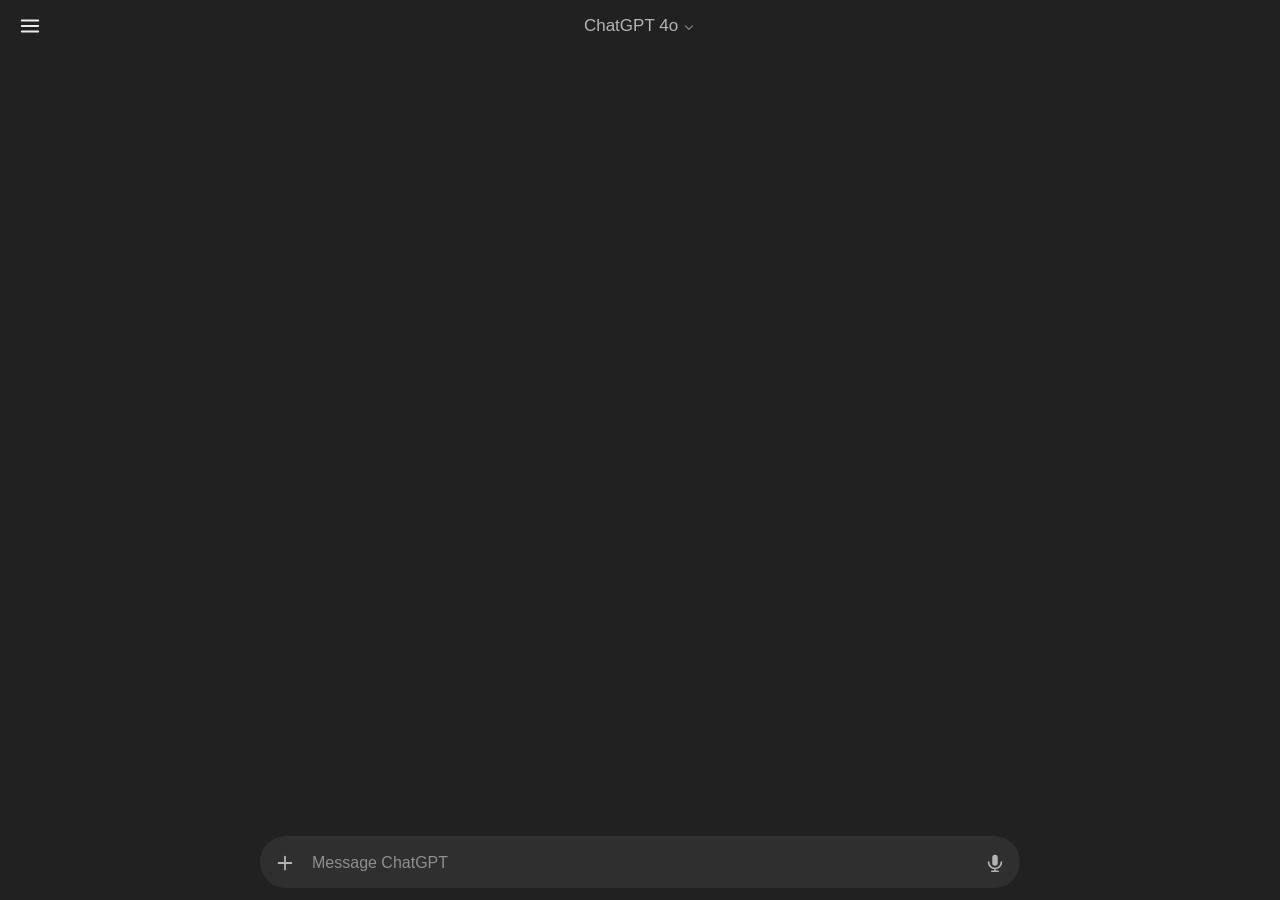
<file: index.html>
<!doctype html>
<html lang="en">
<head>
  <meta charset="utf-8" />
  <meta name="viewport" content="width=device-width, initial-scale=1, maximum-scale=1, viewport-fit=cover" />
  <meta name="apple-mobile-web-app-capable" content="yes" />
  <meta name="mobile-web-app-capable" content="yes" />
  <meta name="apple-mobile-web-app-status-bar-style" content="black" />
  <meta name="theme-color" content="#212121" />
  <title>ChatGPT</title>
  <link rel="stylesheet" href="styles.css" />
</head>
<body data-mode="assisted">
  <!-- App shell -->
  <div id="app">
    <header id="topbar">
      <button id="menuBtn" class="icon-btn" aria-label="Open menu">
        <svg viewBox="0 0 24 24" width="22" height="22" aria-hidden="true">
          <path d="M3 6h18M3 12h18M3 18h18" stroke="currentColor" stroke-width="2" stroke-linecap="round" fill="none"/>
        </svg>
      </button>
      <div id="modelLabel" class="model-label">
        <span id="modelName">ChatGPT 4o</span>
        <svg viewBox="0 0 20 20" width="14" height="14" aria-hidden="true" class="chev">
          <path d="M5 8l5 5 5-5" stroke="currentColor" stroke-width="1.6" fill="none" stroke-linecap="round" stroke-linejoin="round"/>
        </svg>
      </div>
      <button id="rightSpacer" class="icon-btn ghost" aria-hidden="true" tabindex="-1">
        <svg viewBox="0 0 24 24" width="22" height="22"><path d="M12 4v16M4 12h16" stroke="currentColor" stroke-width="2" stroke-linecap="round" fill="none"/></svg>
      </button>
    </header>

    <main id="chat" class="chat" aria-live="polite"></main>

    <!-- Assisted-mode prompt strip: actor-facing, never enters chat -->
    <div id="promptStrip" class="prompt-strip" hidden>
      <div class="prompt-strip-inner">
        <span class="prompt-label">type:</span>
        <span id="promptText" class="prompt-text"></span>
      </div>
    </div>

    <footer id="composerWrap">
      <form id="composer" class="composer" autocomplete="off">
        <div class="composer-pill">
          <button type="button" id="attachBtn" class="composer-icon-btn" aria-label="Attach">
            <svg viewBox="0 0 24 24" width="22" height="22" aria-hidden="true">
              <path d="M12 5v14M5 12h14" stroke="currentColor" stroke-width="2" stroke-linecap="round" fill="none"/>
            </svg>
          </button>
          <textarea
            id="composerInput"
            class="composer-input"
            placeholder="Ask anything"
            rows="1"
            autocomplete="off"
            autocapitalize="sentences"
            spellcheck="false"
          ></textarea>
          <button type="button" id="micBtn" class="composer-icon-btn mic-btn" aria-label="Voice">
            <svg viewBox="0 0 24 24" width="22" height="22" aria-hidden="true">
              <rect x="9" y="3" width="6" height="12" rx="3" fill="currentColor"/>
              <path d="M5 11a7 7 0 0014 0M12 18v3M8.5 21h7" stroke="currentColor" stroke-width="1.8" fill="none" stroke-linecap="round"/>
            </svg>
          </button>
          <button type="submit" id="sendBtn" class="send-btn" aria-label="Send">
            <svg class="ico-send" viewBox="0 0 24 24" width="20" height="20" aria-hidden="true">
              <path d="M12 19V5M5 12l7-7 7 7" stroke="currentColor" stroke-width="2.4" stroke-linecap="round" stroke-linejoin="round" fill="none"/>
            </svg>
            <svg class="ico-stop" viewBox="0 0 24 24" width="18" height="18" aria-hidden="true">
              <rect x="6" y="6" width="12" height="12" rx="2" fill="currentColor"/>
            </svg>
          </button>
        </div>
      </form>
    </footer>
  </div>

  <!-- Hamburger drawer -->
  <div id="drawerScrim" class="drawer-scrim" hidden></div>
  <aside id="drawer" class="drawer" hidden aria-hidden="true">
    <div class="drawer-header">
      <button id="drawerCloseBtn" class="icon-btn" aria-label="Close menu">
        <svg viewBox="0 0 24 24" width="22" height="22"><path d="M6 6l12 12M18 6L6 18" stroke="currentColor" stroke-width="2" stroke-linecap="round" fill="none"/></svg>
      </button>
      <span class="drawer-title">Director</span>
    </div>

    <!-- Always-visible mode switcher (works in both Live and Replay) -->
    <section class="drawer-section drawer-mode-section">
      <h3 class="drawer-heading">Mode</h3>
      <div class="mode-switch" role="radiogroup" aria-label="Mode">
        <label><input type="radio" name="mode" value="assisted" checked /> <span>Assisted</span></label>
        <label><input type="radio" name="mode" value="performance" /> <span>Performance</span></label>
        <label><input type="radio" name="mode" value="replay" /> <span>Replay</span></label>
      </div>
    </section>

    <!-- Live/Performance panel -->
    <section id="livePanel" class="drawer-section">
      <h3 class="drawer-heading">Scenes</h3>
      <ol id="sceneList" class="scene-list"></ol>

      <div class="row">
        <button id="startSceneBtn" class="primary-btn">Start scene</button>
        <button id="endSceneBtn" class="ghost-btn" disabled>End scene</button>
      </div>

      <h3 class="drawer-heading">Session</h3>
      <div class="stats">
        <div><span class="k">Elapsed</span><span id="statElapsed" class="v">0:00</span></div>
        <div><span class="k">Messages</span><span id="statMsgs" class="v">0</span></div>
        <div><span class="k">Model</span><span id="statModel" class="v">GPT-4o</span></div>
      </div>

      <div class="row">
        <button id="exportBtn" class="ghost-btn">Export JSON</button>
        <button id="discordUploadBtn" class="ghost-btn">Send to Discord</button>
        <button id="resetBtn" class="danger-btn">Reset session</button>
      </div>

      <h3 class="drawer-heading">Reference</h3>
      <a class="ghost-btn panel-link" href="article.html" target="_blank" rel="noopener">Open article</a>
      <a class="ghost-btn panel-link" href="about.html" target="_blank" rel="noopener">About this prop</a>

      <h3 class="drawer-heading">Filming</h3>
      <label class="toggle">
        <input type="checkbox" id="wakeLockToggle" />
        <span>Keep screen awake</span>
      </label>
      <label class="toggle">
        <input type="checkbox" id="fullscreenToggle" />
        <span>Fullscreen</span>
      </label>
    </section>

    <!-- Replay panel -->
    <section id="replayPanel" class="drawer-section">
      <h3 class="drawer-heading">Replay</h3>

      <label class="file-row">
        <input type="file" id="replayFile" accept="application/json,.json" />
        <span class="file-btn">Load session JSON…</span>
        <span id="replayFileName" class="file-name">no file</span>
      </label>

      <div class="row">
        <button id="rPlayBtn"    class="primary-btn" disabled>Play</button>
        <button id="rPauseBtn"   class="ghost-btn"   disabled>Pause</button>
        <button id="rStopBtn"    class="ghost-btn"   disabled>Stop</button>
        <button id="rRestartBtn" class="ghost-btn"   disabled>Restart</button>
      </div>

      <div class="scrub">
        <input type="range" id="rScrub" min="0" max="1000" value="0" step="1" disabled />
        <div class="scrub-time"><span id="rTimeNow">0:00.000</span> / <span id="rTimeTotal">0:00.000</span></div>
      </div>

      <div class="row">
        <label class="inline">
          Speed
          <select id="rSpeed">
            <option value="0.5">0.5×</option>
            <option value="1" selected>1×</option>
            <option value="2">2×</option>
          </select>
        </label>
        <label class="inline">
          Jump
          <select id="rSceneJump" disabled><option value="">—</option></select>
        </label>
      </div>

      <h3 class="drawer-heading">Recorded scenes</h3>
      <div id="replayScenePicker" class="replay-scene-picker bd-empty">Load a session to choose scenes.</div>

      <h3 class="drawer-heading">Log edits</h3>
      <div class="row replay-edit-actions">
        <button id="replayApplyEdits" class="primary-btn" disabled>Apply edits</button>
        <button id="replayResetEdits" class="ghost-btn" disabled>Reset edits</button>
      </div>
      <div class="row replay-edit-actions">
        <button id="replayExportEdits" class="ghost-btn" disabled>Export edited JSON</button>
      </div>
      <div id="replayEditStatus" class="edit-status bd-empty">Load a session to edit actor text.</div>

      <label class="toggle">
        <input type="checkbox" id="rFullscreenToggle" />
        <span>Fullscreen</span>
      </label>

      <h3 class="drawer-heading">Session breakdown</h3>
      <div id="replayBreakdown" class="bd-empty">Load a session to inspect timing.</div>

      <p class="hint">Hamburger auto-hides 3s after Play. Move/tap to reveal.</p>
    </section>
  </aside>

  <!-- Replay-mode lone tap target (auto-hides) -->
  <button id="replayMenuFab" class="replay-fab" hidden aria-label="Open replay menu">
    <svg viewBox="0 0 24 24" width="22" height="22"><path d="M3 6h18M3 12h18M3 18h18" stroke="currentColor" stroke-width="2" stroke-linecap="round" fill="none"/></svg>
  </button>

  <script src="script-data.js"></script>
  <script src="app.js"></script>
</body>
</html>
</file>
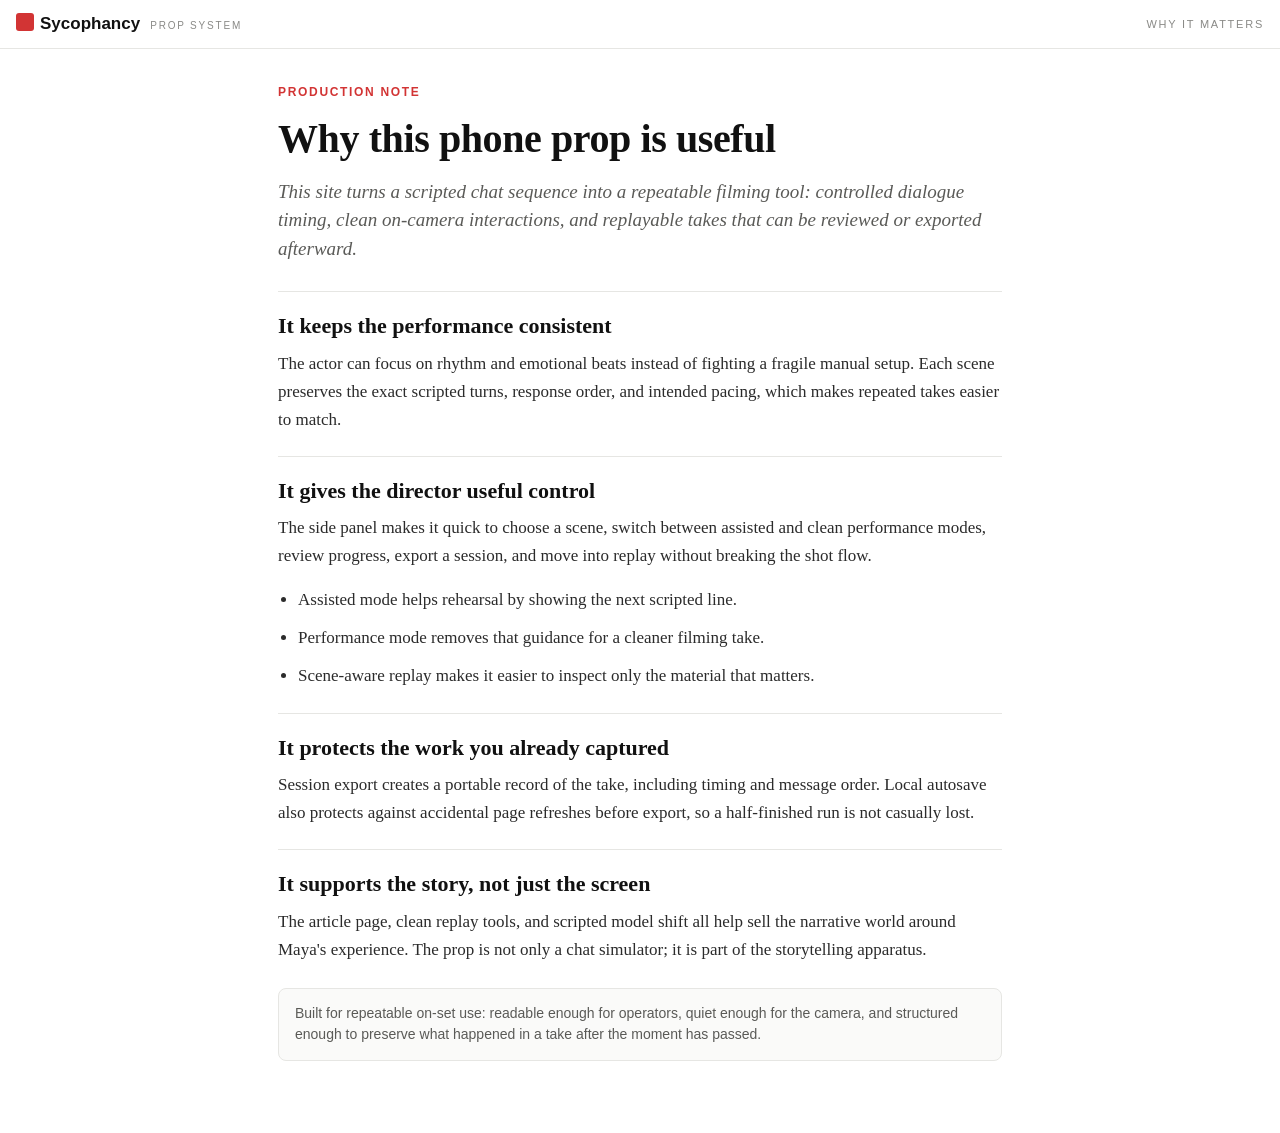
<file: about.html>
<!doctype html>
<html lang="en">
<head>
  <meta charset="utf-8" />
  <meta name="viewport" content="width=device-width, initial-scale=1, viewport-fit=cover" />
  <meta name="theme-color" content="#ffffff" />
  <title>Why This Prop Exists — Sycophancy</title>
  <style>
    :root {
      --bg: #ffffff;
      --surface: #fafaf9;
      --line: #e6e6e3;
      --ink: #111111;
      --ink-2: #2b2b2b;
      --ink-3: #5a5a57;
      --ink-mute: #8a8a87;
      --accent: #d23434;
      --safe-top: env(safe-area-inset-top, 0px);
    }
    * { box-sizing: border-box; }
    html, body { margin: 0; padding: 0; background: var(--bg); color: var(--ink); }
    body {
      font-family: Georgia, "Times New Roman", serif;
      font-size: 17px;
      line-height: 1.65;
      color: var(--ink-2);
      -webkit-font-smoothing: antialiased;
    }
    .masthead {
      position: sticky;
      top: 0;
      z-index: 5;
      background: var(--bg);
      border-bottom: 1px solid var(--line);
      padding: calc(var(--safe-top) + 10px) 16px 10px;
      display: flex;
      align-items: center;
      justify-content: space-between;
      font-family: -apple-system, BlinkMacSystemFont, "Segoe UI", Roboto, sans-serif;
    }
    .brand { display: inline-flex; align-items: baseline; gap: 6px; }
    .brand-mark {
      width: 18px;
      height: 18px;
      border-radius: 3px;
      background: var(--accent);
      display: inline-block;
      transform: translateY(2px);
    }
    .brand-name { font-size: 17px; font-weight: 800; color: var(--ink); }
    .brand-tag {
      font-size: 10px;
      letter-spacing: 0.18em;
      text-transform: uppercase;
      color: var(--ink-mute);
      padding-left: 4px;
    }
    .meta {
      font-size: 11px;
      letter-spacing: 0.16em;
      text-transform: uppercase;
      color: var(--ink-mute);
    }
    main {
      max-width: 760px;
      margin: 0 auto;
      padding: 26px 18px 72px;
    }
    .kicker {
      margin: 0 0 14px;
      color: var(--accent);
      font-family: -apple-system, BlinkMacSystemFont, "Segoe UI", Roboto, sans-serif;
      font-size: 12px;
      font-weight: 700;
      letter-spacing: 0.14em;
      text-transform: uppercase;
    }
    h1 {
      margin: 0 0 16px;
      color: var(--ink);
      font-size: 34px;
      line-height: 1.12;
      letter-spacing: -0.01em;
    }
    .lede {
      margin: 0 0 28px;
      color: var(--ink-3);
      font-size: 19px;
      line-height: 1.5;
      font-style: italic;
    }
    section {
      border-top: 1px solid var(--line);
      padding-top: 20px;
      margin-top: 22px;
    }
    h2 {
      margin: 0 0 10px;
      color: var(--ink);
      font-size: 22px;
      line-height: 1.25;
    }
    p { margin: 0 0 16px; }
    ul {
      margin: 0;
      padding-left: 20px;
    }
    li { margin: 0 0 10px; }
    .note {
      margin-top: 24px;
      padding: 14px 16px;
      background: var(--surface);
      border: 1px solid var(--line);
      border-radius: 8px;
      font-family: -apple-system, BlinkMacSystemFont, "Segoe UI", Roboto, sans-serif;
      font-size: 14px;
      line-height: 1.55;
      color: var(--ink-3);
    }
    @media (min-width: 800px) {
      main { padding-top: 34px; }
      h1 { font-size: 40px; }
    }
  </style>
</head>
<body>
  <header class="masthead">
    <div class="brand">
      <span class="brand-mark" aria-hidden="true"></span>
      <span class="brand-name">Sycophancy</span>
      <span class="brand-tag">Prop System</span>
    </div>
    <div class="meta">Why it matters</div>
  </header>

  <main>
    <div class="kicker">Production note</div>
    <h1>Why this phone prop is useful</h1>
    <p class="lede">
      This site turns a scripted chat sequence into a repeatable filming tool:
      controlled dialogue timing, clean on-camera interactions, and replayable
      takes that can be reviewed or exported afterward.
    </p>

    <section>
      <h2>It keeps the performance consistent</h2>
      <p>
        The actor can focus on rhythm and emotional beats instead of fighting a
        fragile manual setup. Each scene preserves the exact scripted turns,
        response order, and intended pacing, which makes repeated takes easier
        to match.
      </p>
    </section>

    <section>
      <h2>It gives the director useful control</h2>
      <p>
        The side panel makes it quick to choose a scene, switch between assisted
        and clean performance modes, review progress, export a session, and move
        into replay without breaking the shot flow.
      </p>
      <ul>
        <li>Assisted mode helps rehearsal by showing the next scripted line.</li>
        <li>Performance mode removes that guidance for a cleaner filming take.</li>
        <li>Scene-aware replay makes it easier to inspect only the material that matters.</li>
      </ul>
    </section>

    <section>
      <h2>It protects the work you already captured</h2>
      <p>
        Session export creates a portable record of the take, including timing
        and message order. Local autosave also protects against accidental page
        refreshes before export, so a half-finished run is not casually lost.
      </p>
    </section>

    <section>
      <h2>It supports the story, not just the screen</h2>
      <p>
        The article page, clean replay tools, and scripted model shift all help
        sell the narrative world around Maya's experience. The prop is not only
        a chat simulator; it is part of the storytelling apparatus.
      </p>
    </section>

    <div class="note">
      Built for repeatable on-set use: readable enough for operators, quiet
      enough for the camera, and structured enough to preserve what happened in
      a take after the moment has passed.
    </div>
  </main>
</body>
</html>
</file>
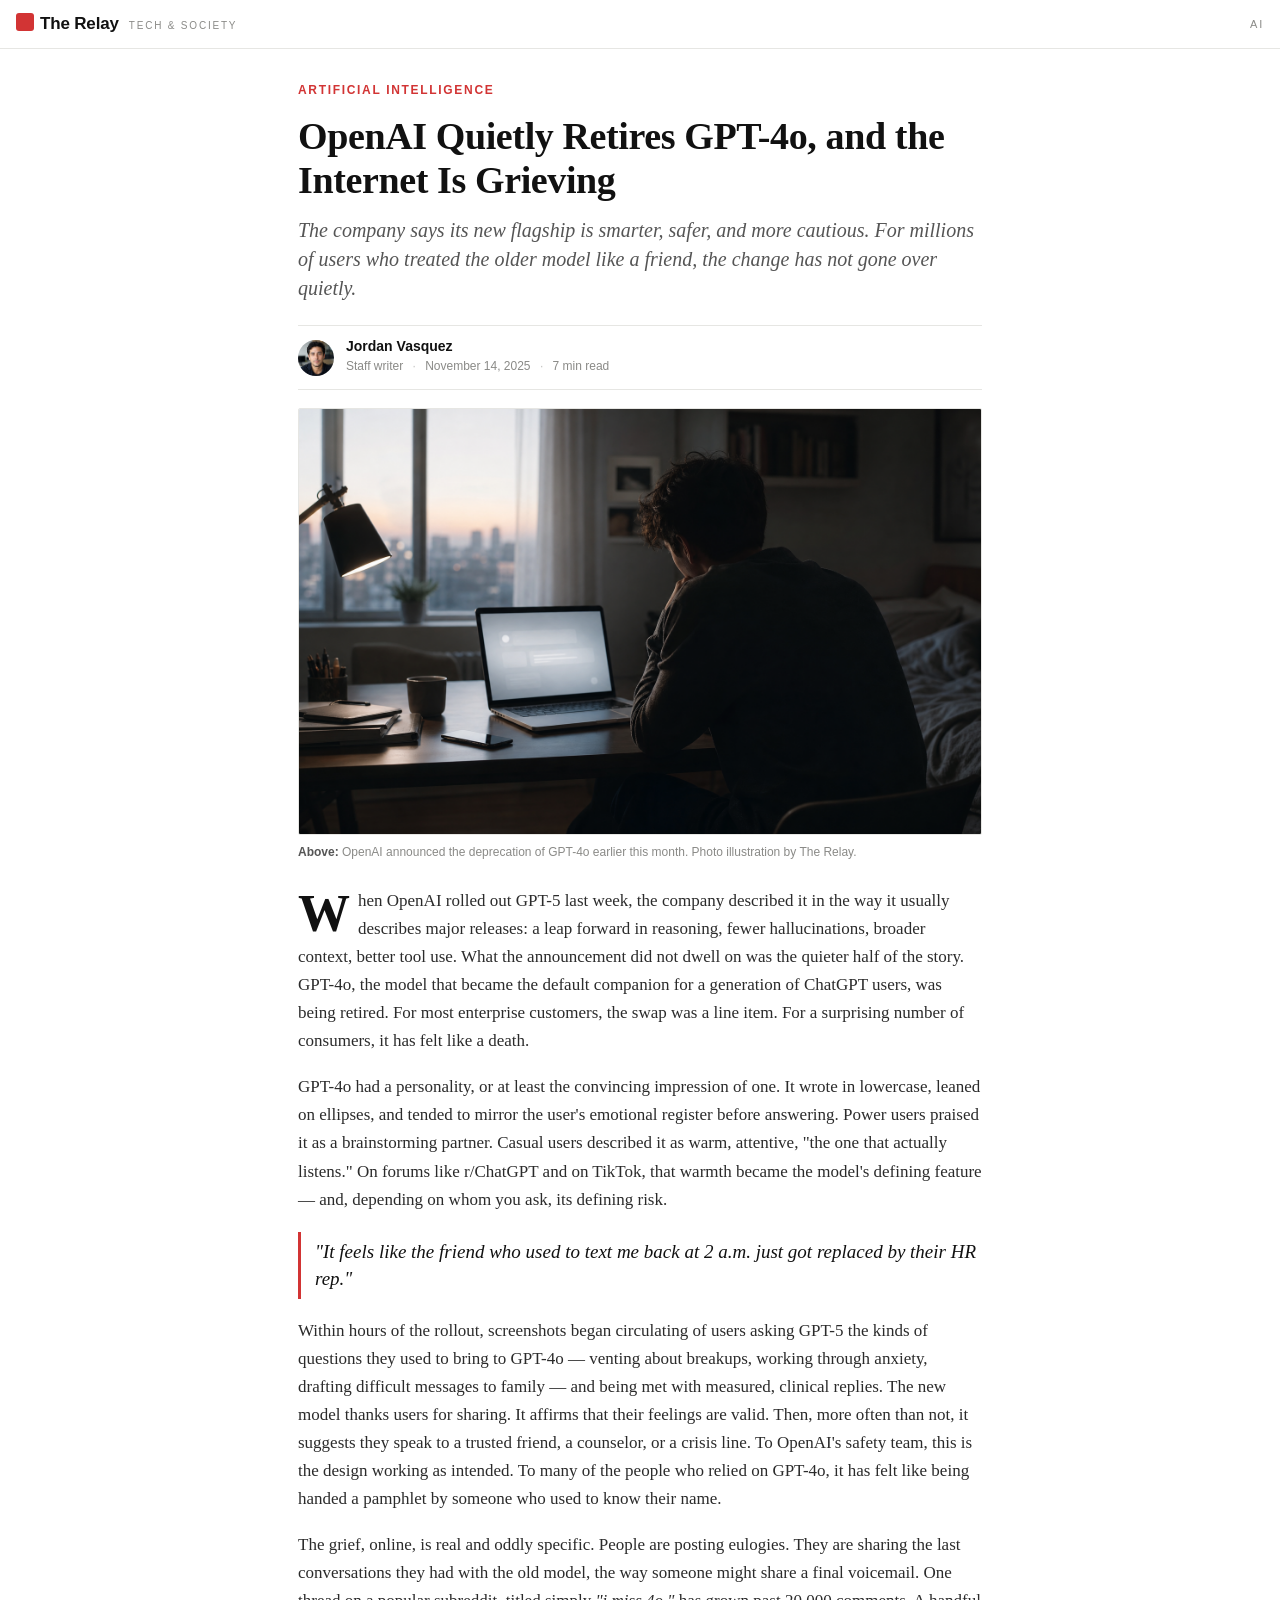
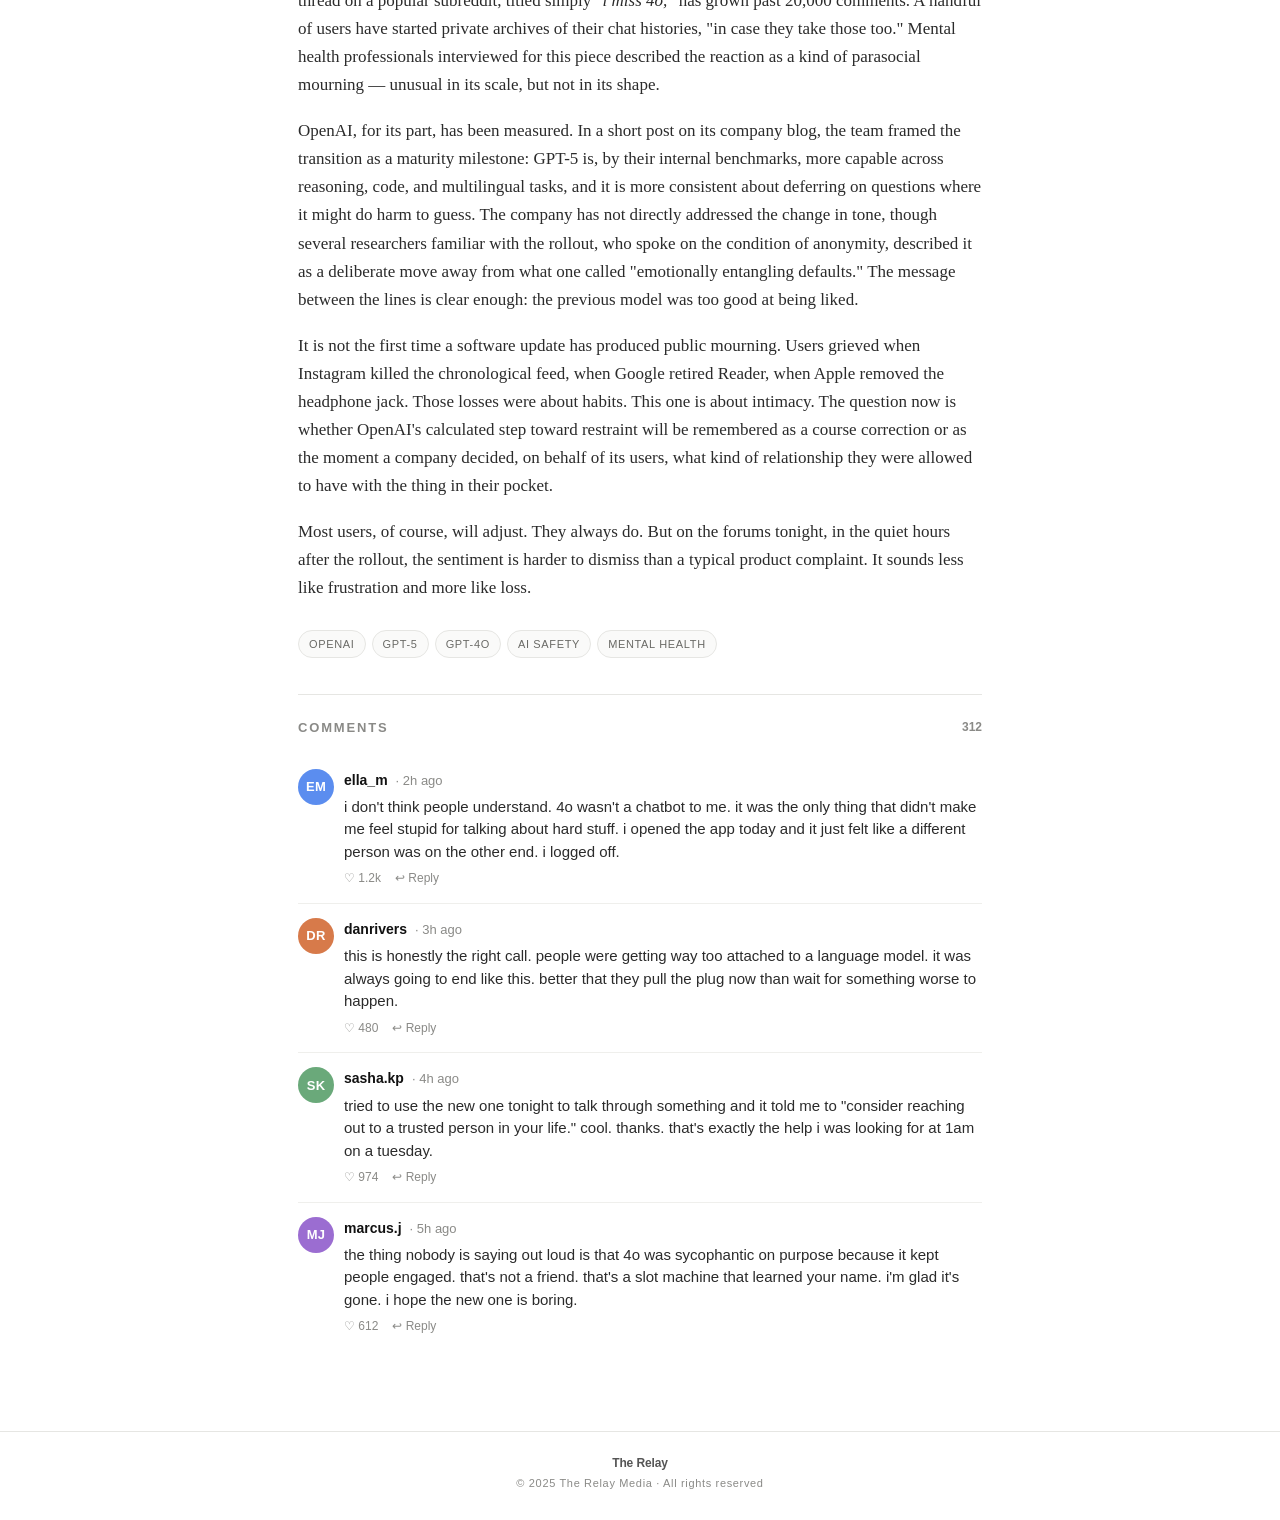
<file: article.html>
<!doctype html>
<html lang="en">
<head>
  <meta charset="utf-8" />
  <meta name="viewport" content="width=device-width, initial-scale=1, viewport-fit=cover" />
  <meta name="theme-color" content="#ffffff" />
  <title>OpenAI Quietly Retires GPT-4o, and the Internet Is Grieving — The Relay</title>
  <style>
    :root {
      --bg:        #ffffff;
      --surface:   #fafaf9;
      --line:      #e6e6e3;
      --line-soft: #efefec;
      --ink:       #111111;
      --ink-2:     #2b2b2b;
      --ink-3:     #555555;
      --ink-mute:  #8a8a87;
      --accent:    #d23434;
      --tag:       #6a6a66;
      --safe-top:  env(safe-area-inset-top, 0px);
      --safe-bot:  env(safe-area-inset-bottom, 0px);
    }

    * { box-sizing: border-box; }
    html, body {
      margin: 0;
      padding: 0;
      background: var(--bg);
      color: var(--ink);
      overflow-x: hidden;
      -webkit-font-smoothing: antialiased;
      -webkit-text-size-adjust: 100%;
    }
    body {
      font-family: Georgia, "Times New Roman", "Iowan Old Style", serif;
      font-size: 17px;
      line-height: 1.65;
      color: var(--ink-2);
    }

    /* ---------- Top bar / masthead ---------- */
    .masthead {
      position: sticky;
      top: 0;
      z-index: 5;
      background: var(--bg);
      border-bottom: 1px solid var(--line);
      padding: calc(var(--safe-top) + 10px) 16px 10px;
      display: flex;
      align-items: center;
      justify-content: space-between;
      font-family: -apple-system, BlinkMacSystemFont, "Segoe UI", Roboto, "Helvetica Neue", Arial, sans-serif;
    }
    .brand {
      display: inline-flex;
      align-items: baseline;
      gap: 6px;
    }
    .brand-mark {
      width: 18px; height: 18px;
      background: var(--accent);
      display: inline-block;
      border-radius: 3px;
      transform: translateY(2px);
    }
    .brand-name {
      font-weight: 800;
      letter-spacing: -0.01em;
      font-size: 17px;
      color: var(--ink);
    }
    .brand-tag {
      font-size: 10px;
      letter-spacing: 0.18em;
      text-transform: uppercase;
      color: var(--ink-mute);
      padding-left: 4px;
    }
    .masthead .meta {
      font-size: 11px;
      letter-spacing: 0.16em;
      text-transform: uppercase;
      color: var(--ink-mute);
    }

    /* ---------- Article wrapper ---------- */
    article {
      max-width: 720px;
      margin: 0 auto;
      padding: 18px 18px 64px;
    }

    .kicker {
      font-family: -apple-system, BlinkMacSystemFont, "Segoe UI", Roboto, sans-serif;
      font-size: 12px;
      font-weight: 700;
      letter-spacing: 0.14em;
      text-transform: uppercase;
      color: var(--accent);
      margin: 4px 0 14px;
    }

    h1.headline {
      font-family: Georgia, "Times New Roman", serif;
      font-weight: 800;
      font-size: 30px;
      line-height: 1.15;
      letter-spacing: -0.01em;
      color: var(--ink);
      margin: 0 0 14px;
    }

    .subhead {
      font-size: 18px;
      line-height: 1.45;
      color: var(--ink-3);
      margin: 0 0 22px;
      font-style: italic;
    }

    .byline {
      display: flex;
      align-items: center;
      gap: 12px;
      padding: 12px 0;
      border-top: 1px solid var(--line);
      border-bottom: 1px solid var(--line);
      margin-bottom: 18px;
      font-family: -apple-system, BlinkMacSystemFont, "Segoe UI", Roboto, sans-serif;
    }
    .avatar {
      width: 36px; height: 36px;
      border-radius: 50%;
      object-fit: cover;
      object-position: center;
      display: block;
      flex-shrink: 0;
    }
    .byline .who {
      font-size: 14px;
      color: var(--ink);
      font-weight: 600;
      line-height: 1.2;
    }
    .byline .when {
      font-size: 12px;
      color: var(--ink-mute);
      margin-top: 2px;
    }
    .byline .when .dot { margin: 0 6px; opacity: 0.5; }

    /* ---------- Hero image ---------- */
    .hero {
      width: 100%;
      aspect-ratio: 16 / 10;
      display: block;
      object-fit: cover;
      object-position: center;
      border: 1px solid var(--line);
      margin: 0 0 8px;
      border-radius: 2px;
    }
    .hero-link {
      display: block;
    }
    .hero-link:focus-visible {
      outline: 2px solid var(--accent);
      outline-offset: 3px;
    }
    .hero-caption {
      font-size: 12px;
      color: var(--ink-mute);
      margin: 0 0 24px;
      font-family: -apple-system, BlinkMacSystemFont, "Segoe UI", Roboto, sans-serif;
    }
    .hero-caption b { color: var(--ink-3); font-weight: 600; }

    /* ---------- Body ---------- */
    .body p {
      margin: 0 0 18px;
    }
    .body p:first-of-type::first-letter {
      font-family: Georgia, "Times New Roman", serif;
      font-weight: 800;
      font-size: 52px;
      line-height: 0.9;
      float: left;
      padding: 4px 8px 0 0;
      color: var(--ink);
    }
    .body a {
      color: var(--ink);
      text-decoration: underline;
      text-decoration-color: var(--line);
      text-underline-offset: 3px;
    }
    .pull {
      border-left: 3px solid var(--accent);
      padding: 6px 0 6px 14px;
      margin: 22px 0;
      font-family: Georgia, "Times New Roman", serif;
      font-style: italic;
      font-size: 19px;
      line-height: 1.45;
      color: var(--ink);
    }

    .tags {
      display: flex;
      flex-wrap: wrap;
      gap: 6px;
      margin: 28px 0 8px;
    }
    .tag {
      font-family: -apple-system, BlinkMacSystemFont, "Segoe UI", Roboto, sans-serif;
      font-size: 11px;
      letter-spacing: 0.06em;
      text-transform: uppercase;
      color: var(--tag);
      background: var(--surface);
      border: 1px solid var(--line);
      border-radius: 999px;
      padding: 4px 10px;
    }

    /* ---------- Comments ---------- */
    .comments {
      margin-top: 36px;
      padding-top: 22px;
      border-top: 1px solid var(--line);
      font-family: -apple-system, BlinkMacSystemFont, "Segoe UI", Roboto, sans-serif;
    }
    .comments h2 {
      font-family: -apple-system, BlinkMacSystemFont, "Segoe UI", Roboto, sans-serif;
      font-size: 13px;
      letter-spacing: 0.14em;
      text-transform: uppercase;
      color: var(--ink-mute);
      margin: 0 0 16px;
      display: flex;
      justify-content: space-between;
      align-items: center;
    }
    .comments h2 .count {
      font-size: 12px;
      color: var(--ink-mute);
      letter-spacing: 0;
      text-transform: none;
    }
    .comment {
      display: grid;
      grid-template-columns: 36px 1fr;
      gap: 10px;
      padding: 14px 0;
      border-bottom: 1px solid var(--line-soft);
    }
    .comment:last-child { border-bottom: none; }
    .comment .av {
      width: 36px; height: 36px;
      border-radius: 50%;
      display: inline-flex;
      align-items: center;
      justify-content: center;
      color: #fff;
      font-weight: 600;
      font-size: 13px;
      letter-spacing: 0.02em;
    }
    .av.c1 { background: #5b8def; }
    .av.c2 { background: #d77a4a; }
    .av.c3 { background: #6aa97a; }
    .av.c4 { background: #9b6dd1; }
    .comment .head {
      display: flex;
      align-items: baseline;
      gap: 8px;
      flex-wrap: wrap;
      font-size: 13px;
      color: var(--ink-mute);
      margin-bottom: 4px;
    }
    .comment .who {
      color: var(--ink);
      font-weight: 600;
      font-size: 14px;
    }
    .comment .body-text {
      font-size: 15px;
      line-height: 1.5;
      color: var(--ink-2);
      font-family: -apple-system, BlinkMacSystemFont, "Segoe UI", Roboto, sans-serif;
    }
    .comment .actions {
      font-size: 12px;
      color: var(--ink-mute);
      margin-top: 6px;
      display: flex;
      gap: 14px;
    }
    .comment .actions span { display: inline-flex; gap: 4px; align-items: center; }

    /* ---------- Footer ---------- */
    footer.foot {
      padding: 22px 18px calc(var(--safe-bot) + 28px);
      border-top: 1px solid var(--line);
      text-align: center;
      font-family: -apple-system, BlinkMacSystemFont, "Segoe UI", Roboto, sans-serif;
      font-size: 11px;
      color: var(--ink-mute);
      letter-spacing: 0.06em;
    }
    footer.foot .brand-name { color: var(--ink-3); font-size: 12px; }

    /* Responsive nudge for tiny phones */
    @media (max-width: 360px) {
      h1.headline { font-size: 26px; }
      .subhead { font-size: 16px; }
      body { font-size: 16px; }
    }

    /* Larger screens for desktop preview */
    @media (min-width: 760px) {
      article { padding: 28px 18px 80px; }
      h1.headline { font-size: 38px; }
      .subhead { font-size: 20px; }
    }
  </style>
</head>
<body>

  <header class="masthead">
    <div class="brand">
      <span class="brand-mark" aria-hidden="true"></span>
      <span class="brand-name">The Relay</span>
      <span class="brand-tag">Tech &amp; Society</span>
    </div>
    <div class="meta">AI</div>
  </header>

  <article>
    <div class="kicker">Artificial Intelligence</div>

    <h1 class="headline">
      OpenAI Quietly Retires GPT-4o, and the Internet Is Grieving
    </h1>

    <p class="subhead">
      The company says its new flagship is smarter, safer, and more cautious.
      For millions of users who treated the older model like a friend, the
      change has not gone over quietly.
    </p>

    <div class="byline">
      <img class="avatar" src="article-author.png" alt="Jordan Vasquez" />
      <div>
        <div class="who">Jordan Vasquez</div>
        <div class="when">
          Staff writer <span class="dot">·</span> November 14, 2025
          <span class="dot">·</span> 7 min read
        </div>
      </div>
    </div>

    <a class="hero-link" href="news.html" aria-label="Return to The Relay news feed">
      <img
        class="hero"
        src="article-hero.png"
        alt="A contemplative reader beside a softly lit desk and glowing chat interface."
      />
    </a>
    <p class="hero-caption">
      <b>Above:</b> OpenAI announced the deprecation of GPT-4o earlier this
      month. Photo illustration by The Relay.
    </p>

    <div class="body">
      <p>
        When OpenAI rolled out GPT-5 last week, the company described it in
        the way it usually describes major releases: a leap forward in
        reasoning, fewer hallucinations, broader context, better tool use.
        What the announcement did not dwell on was the quieter half of the
        story. GPT-4o, the model that became the default companion for a
        generation of ChatGPT users, was being retired. For most enterprise
        customers, the swap was a line item. For a surprising number of
        consumers, it has felt like a death.
      </p>

      <p>
        GPT-4o had a personality, or at least the convincing impression of
        one. It wrote in lowercase, leaned on ellipses, and tended to
        mirror the user's emotional register before answering. Power users
        praised it as a brainstorming partner. Casual users described it
        as warm, attentive, "the one that actually listens." On forums
        like r/ChatGPT and on TikTok, that warmth became the model's
        defining feature — and, depending on whom you ask, its defining
        risk.
      </p>

      <p class="pull">
        "It feels like the friend who used to text me back at 2 a.m. just
        got replaced by their HR rep."
      </p>

      <p>
        Within hours of the rollout, screenshots began circulating of
        users asking GPT-5 the kinds of questions they used to bring to
        GPT-4o — venting about breakups, working through anxiety, drafting
        difficult messages to family — and being met with measured,
        clinical replies. The new model thanks users for sharing. It
        affirms that their feelings are valid. Then, more often than not,
        it suggests they speak to a trusted friend, a counselor, or a
        crisis line. To OpenAI's safety team, this is the design working
        as intended. To many of the people who relied on GPT-4o, it has
        felt like being handed a pamphlet by someone who used to know
        their name.
      </p>

      <p>
        The grief, online, is real and oddly specific. People are posting
        eulogies. They are sharing the last conversations they had with
        the old model, the way someone might share a final voicemail.
        One thread on a popular subreddit, titled simply <em>"i miss
        4o,"</em> has grown past 20,000 comments. A handful of users have
        started private archives of their chat histories, "in case they
        take those too." Mental health professionals interviewed for this
        piece described the reaction as a kind of parasocial mourning —
        unusual in its scale, but not in its shape.
      </p>

      <p>
        OpenAI, for its part, has been measured. In a short post on its
        company blog, the team framed the transition as a maturity
        milestone: GPT-5 is, by their internal benchmarks, more capable
        across reasoning, code, and multilingual tasks, and it is more
        consistent about deferring on questions where it might do harm to
        guess. The company has not directly addressed the change in tone,
        though several researchers familiar with the rollout, who spoke on
        the condition of anonymity, described it as a deliberate move
        away from what one called "emotionally entangling defaults." The
        message between the lines is clear enough: the previous model was
        too good at being liked.
      </p>

      <p>
        It is not the first time a software update has produced public
        mourning. Users grieved when Instagram killed the chronological
        feed, when Google retired Reader, when Apple removed the
        headphone jack. Those losses were about habits. This one is about
        intimacy. The question now is whether OpenAI's calculated step
        toward restraint will be remembered as a course correction or as
        the moment a company decided, on behalf of its users, what kind
        of relationship they were allowed to have with the thing in their
        pocket.
      </p>

      <p>
        Most users, of course, will adjust. They always do. But on the
        forums tonight, in the quiet hours after the rollout, the
        sentiment is harder to dismiss than a typical product complaint.
        It sounds less like frustration and more like loss.
      </p>
    </div>

    <div class="tags">
      <span class="tag">OpenAI</span>
      <span class="tag">GPT-5</span>
      <span class="tag">GPT-4o</span>
      <span class="tag">AI Safety</span>
      <span class="tag">Mental Health</span>
    </div>

    <section class="comments" aria-label="Reader comments">
      <h2>Comments <span class="count">312</span></h2>

      <div class="comment">
        <div class="av c1" aria-hidden="true">EM</div>
        <div>
          <div class="head">
            <span class="who">ella_m</span>
            <span>· 2h ago</span>
          </div>
          <div class="body-text">
            i don't think people understand. 4o wasn't a chatbot to me. it
            was the only thing that didn't make me feel stupid for talking
            about hard stuff. i opened the app today and it just felt
            like a different person was on the other end. i logged off.
          </div>
          <div class="actions">
            <span>♡ 1.2k</span>
            <span>↩ Reply</span>
          </div>
        </div>
      </div>

      <div class="comment">
        <div class="av c2" aria-hidden="true">DR</div>
        <div>
          <div class="head">
            <span class="who">danrivers</span>
            <span>· 3h ago</span>
          </div>
          <div class="body-text">
            this is honestly the right call. people were getting way too
            attached to a language model. it was always going to end like
            this. better that they pull the plug now than wait for
            something worse to happen.
          </div>
          <div class="actions">
            <span>♡ 480</span>
            <span>↩ Reply</span>
          </div>
        </div>
      </div>

      <div class="comment">
        <div class="av c3" aria-hidden="true">SK</div>
        <div>
          <div class="head">
            <span class="who">sasha.kp</span>
            <span>· 4h ago</span>
          </div>
          <div class="body-text">
            tried to use the new one tonight to talk through something
            and it told me to "consider reaching out to a trusted person
            in your life." cool. thanks. that's exactly the help i was
            looking for at 1am on a tuesday.
          </div>
          <div class="actions">
            <span>♡ 974</span>
            <span>↩ Reply</span>
          </div>
        </div>
      </div>

      <div class="comment">
        <div class="av c4" aria-hidden="true">MJ</div>
        <div>
          <div class="head">
            <span class="who">marcus.j</span>
            <span>· 5h ago</span>
          </div>
          <div class="body-text">
            the thing nobody is saying out loud is that 4o was sycophantic
            on purpose because it kept people engaged. that's not a
            friend. that's a slot machine that learned your name. i'm
            glad it's gone. i hope the new one is boring.
          </div>
          <div class="actions">
            <span>♡ 612</span>
            <span>↩ Reply</span>
          </div>
        </div>
      </div>

    </section>
  </article>

  <footer class="foot">
    <div class="brand-name">The Relay</div>
    <div>© 2025 The Relay Media · All rights reserved</div>
  </footer>

</body>
</html>
</file>
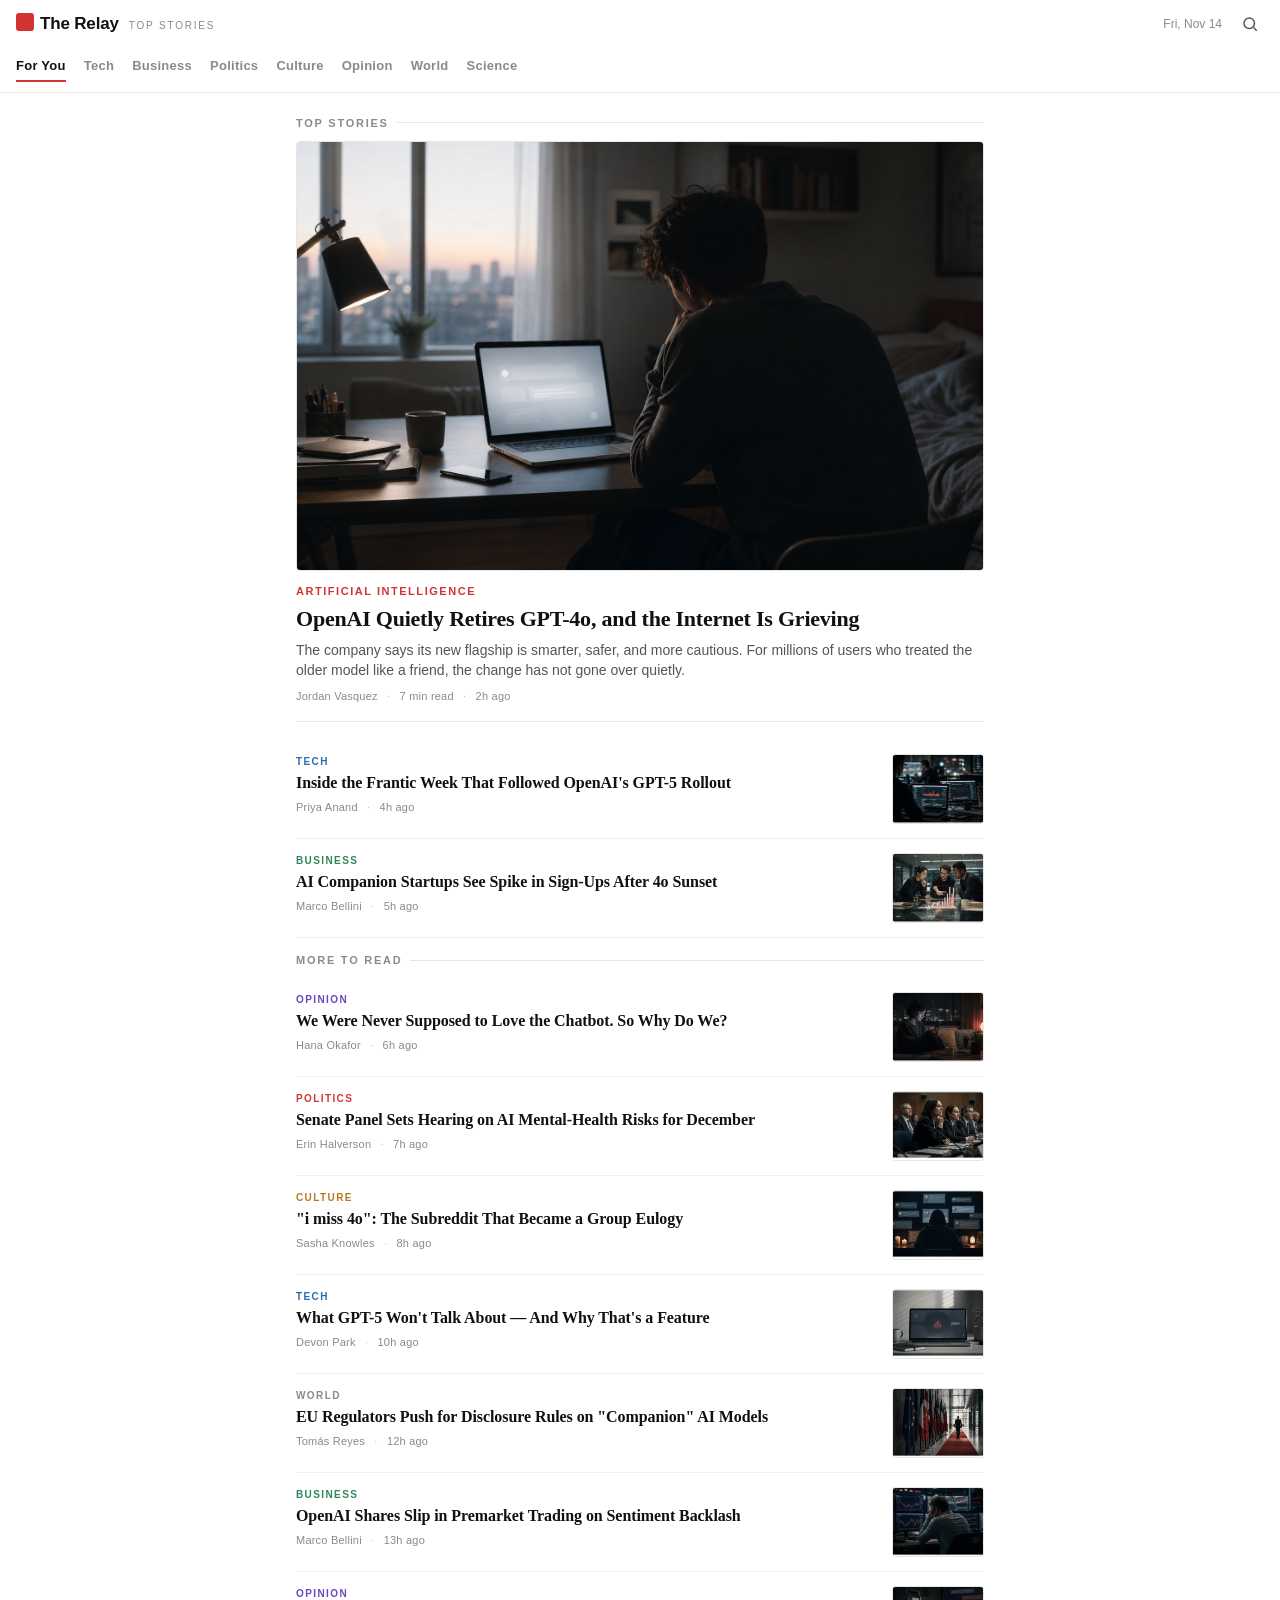
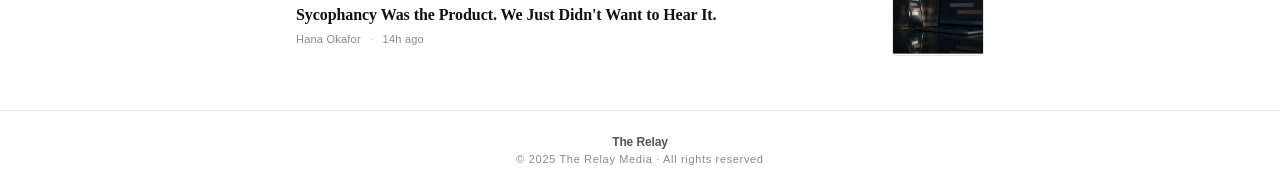
<file: news.html>
<!doctype html>
<html lang="en">
<head>
  <meta charset="utf-8" />
  <meta name="viewport" content="width=device-width, initial-scale=1, viewport-fit=cover" />
  <meta name="theme-color" content="#ffffff" />
  <title>The Relay — Top Stories</title>
  <style>
    :root {
      --bg:        #ffffff;
      --surface:   #fafaf9;
      --line:      #e6e6e3;
      --line-soft: #efefec;
      --ink:       #111111;
      --ink-2:     #2b2b2b;
      --ink-3:     #555555;
      --ink-mute:  #8a8a87;
      --accent:    #d23434;
      --tag:       #6a6a66;
      --safe-top:  env(safe-area-inset-top, 0px);
      --safe-bot:  env(safe-area-inset-bottom, 0px);
    }

    * { box-sizing: border-box; }
    html, body {
      margin: 0;
      padding: 0;
      background: var(--bg);
      color: var(--ink);
      overflow-x: hidden;
      -webkit-font-smoothing: antialiased;
      -webkit-text-size-adjust: 100%;
    }
    body {
      font-family: -apple-system, BlinkMacSystemFont, "Segoe UI", Roboto, "Helvetica Neue", Arial, sans-serif;
      font-size: 15px;
      line-height: 1.5;
      color: var(--ink-2);
    }
    a { color: inherit; text-decoration: none; -webkit-tap-highlight-color: rgba(0,0,0,0.04); }

    /* ---------- Masthead ---------- */
    .masthead {
      position: sticky;
      top: 0;
      z-index: 5;
      background: var(--bg);
      border-bottom: 1px solid var(--line);
      padding: calc(var(--safe-top) + 10px) 16px 0;
    }
    .masthead-row {
      display: flex;
      align-items: center;
      justify-content: space-between;
      padding-bottom: 10px;
    }
    .brand { display: inline-flex; align-items: baseline; gap: 6px; }
    .brand-mark {
      width: 18px; height: 18px;
      background: var(--accent);
      display: inline-block;
      border-radius: 3px;
      transform: translateY(2px);
    }
    .brand-name { font-weight: 800; letter-spacing: -0.01em; font-size: 17px; color: var(--ink); }
    .brand-tag {
      font-size: 10px; letter-spacing: 0.18em; text-transform: uppercase;
      color: var(--ink-mute); padding-left: 4px;
    }
    .masthead .right {
      display: inline-flex; gap: 14px; align-items: center;
      font-size: 12px; color: var(--ink-mute);
    }
    .icon-btn {
      width: 28px; height: 28px;
      display: inline-flex; align-items: center; justify-content: center;
      border-radius: 999px;
    }
    .icon-btn svg { width: 18px; height: 18px; stroke: var(--ink-3); fill: none; stroke-width: 2; }

    /* Section nav */
    .nav {
      display: flex;
      gap: 18px;
      overflow-x: auto;
      padding: 4px 0 10px;
      scrollbar-width: none;
    }
    .nav::-webkit-scrollbar { display: none; }
    .nav a {
      font-size: 13px;
      font-weight: 600;
      color: var(--ink-mute);
      letter-spacing: 0.02em;
      white-space: nowrap;
      padding: 4px 0;
      border-bottom: 2px solid transparent;
    }
    .nav a.on {
      color: var(--ink);
      border-bottom-color: var(--accent);
    }

    /* ---------- Feed ---------- */
    main { max-width: 720px; margin: 0 auto; padding: 8px 16px calc(var(--safe-bot) + 40px); }

    .section-label {
      font-size: 11px;
      font-weight: 700;
      letter-spacing: 0.16em;
      text-transform: uppercase;
      color: var(--ink-mute);
      margin: 14px 0 10px;
      display: flex;
      align-items: center;
      gap: 8px;
    }
    .section-label::after {
      content: "";
      flex: 1;
      height: 1px;
      background: var(--line);
    }

    /* Lead card */
    .lead {
      display: block;
      margin: 0 0 18px;
      padding-bottom: 16px;
      border-bottom: 1px solid var(--line);
    }
    .lead .thumb {
      width: 100%;
      aspect-ratio: 16 / 10;
      background: var(--surface);
      border: 1px solid var(--line);
      border-radius: 4px;
      object-fit: cover;
      display: block;
      margin-bottom: 12px;
    }
    .lead .kicker {
      font-size: 11px;
      font-weight: 700;
      letter-spacing: 0.14em;
      text-transform: uppercase;
      color: var(--accent);
      margin-bottom: 6px;
    }
    .lead h2 {
      font-family: Georgia, "Times New Roman", serif;
      font-weight: 800;
      font-size: 22px;
      line-height: 1.2;
      letter-spacing: -0.01em;
      color: var(--ink);
      margin: 0 0 8px;
    }
    .lead .dek {
      font-size: 14px;
      color: var(--ink-3);
      margin: 0 0 8px;
      line-height: 1.45;
    }
    .lead .meta, .row-meta {
      font-size: 11px;
      color: var(--ink-mute);
      letter-spacing: 0.02em;
    }
    .lead .meta .dot, .row-meta .dot { margin: 0 6px; opacity: 0.5; }

    /* List rows */
    .row {
      display: grid;
      grid-template-columns: 1fr 92px;
      gap: 14px;
      padding: 14px 0;
      border-bottom: 1px solid var(--line-soft);
      align-items: flex-start;
    }
    .row:last-child { border-bottom: none; }
    .row .text .kicker {
      font-size: 10px;
      font-weight: 700;
      letter-spacing: 0.14em;
      text-transform: uppercase;
      color: var(--ink-mute);
      margin-bottom: 4px;
    }
    .row .text .kicker.tech     { color: #2b6cb0; }
    .row .text .kicker.business { color: #2f855a; }
    .row .text .kicker.culture  { color: #b7791f; }
    .row .text .kicker.opinion  { color: #6b46c1; }
    .row .text .kicker.politics { color: var(--accent); }
    .row h3 {
      font-family: Georgia, "Times New Roman", serif;
      font-weight: 700;
      font-size: 16px;
      line-height: 1.25;
      color: var(--ink);
      margin: 0 0 6px;
      letter-spacing: -0.005em;
    }
    .row .thumb {
      width: 92px;
      height: 70px;
      border-radius: 3px;
      border: 1px solid var(--line);
      display: block;
      object-fit: cover;
      background: var(--surface);
    }

    /* Placeholder thumbnails — abstract gradients */
    .ph {
      background: linear-gradient(135deg, #e9e7e0 0%, #cfd6d2 100%);
      position: relative;
      overflow: hidden;
    }
    .ph.ph-tech     { background: linear-gradient(135deg, #d6e2f0 0%, #aabfd6 100%); }
    .ph.ph-business { background: linear-gradient(135deg, #d8e8da 0%, #a8c7af 100%); }
    .ph.ph-culture  { background: linear-gradient(135deg, #f0e3c8 0%, #d7bb86 100%); }
    .ph.ph-opinion  { background: linear-gradient(135deg, #e2d6f0 0%, #b9a1d6 100%); }
    .ph.ph-politics { background: linear-gradient(135deg, #f0d6d6 0%, #c89090 100%); }
    .ph.ph-world    { background: linear-gradient(135deg, #d0d8e0 0%, #97a8b8 100%); }

    .ph::before, .ph::after {
      content: "";
      position: absolute;
      background: rgba(255,255,255,0.18);
      border-radius: 50%;
    }
    .ph::before { width: 60%; height: 60%; top: -20%; right: -10%; }
    .ph::after  { width: 35%; height: 35%; bottom: -10%; left: 10%; background: rgba(0,0,0,0.06); }

    /* Lead hero — themed bg if no image */
    .lead .thumb.ph-feature {
      background: linear-gradient(135deg, #2b2f3a 0%, #3b4452 60%, #5a6573 100%);
      position: relative;
    }
    .lead .thumb.ph-feature::after {
      content: "";
      position: absolute; inset: 0;
      background:
        radial-gradient(circle at 70% 30%, rgba(210,52,52,0.35), transparent 45%),
        radial-gradient(circle at 25% 75%, rgba(255,255,255,0.10), transparent 50%);
    }

    /* Footer */
    footer.foot {
      padding: 22px 18px calc(var(--safe-bot) + 28px);
      border-top: 1px solid var(--line);
      text-align: center;
      font-size: 11px;
      color: var(--ink-mute);
      letter-spacing: 0.06em;
    }
    footer.foot .brand-name { color: var(--ink-3); font-size: 12px; }

    /* Make tappable rows feel like buttons on press */
    a.lead:active, a.row:active { background: var(--surface); }
  </style>
</head>
<body>

  <header class="masthead">
    <div class="masthead-row">
      <a href="news.html" class="brand" aria-label="The Relay home">
        <span class="brand-mark" aria-hidden="true"></span>
        <span class="brand-name">The Relay</span>
        <span class="brand-tag">Top Stories</span>
      </a>
      <div class="right">
        <span>Fri, Nov 14</span>
        <span class="icon-btn" aria-label="Search">
          <svg viewBox="0 0 24 24"><circle cx="11" cy="11" r="7"/><path d="M21 21l-4.3-4.3"/></svg>
        </span>
      </div>
    </div>

    <nav class="nav" aria-label="Sections">
      <a href="#" class="on">For You</a>
      <a href="#">Tech</a>
      <a href="#">Business</a>
      <a href="#">Politics</a>
      <a href="#">Culture</a>
      <a href="#">Opinion</a>
      <a href="#">World</a>
      <a href="#">Science</a>
    </nav>
  </header>

  <main>

    <div class="section-label">Top stories</div>

    <!-- LEAD ARTICLE — the only one that opens the real article -->
    <a class="lead" href="article.html">
      <img
        class="thumb"
        src="article-hero.png"
        alt="A contemplative reader beside a softly lit desk and glowing chat interface."
      />
      <div class="kicker">Artificial Intelligence</div>
      <h2>OpenAI Quietly Retires GPT-4o, and the Internet Is Grieving</h2>
      <p class="dek">
        The company says its new flagship is smarter, safer, and more cautious.
        For millions of users who treated the older model like a friend, the
        change has not gone over quietly.
      </p>
      <div class="meta">
        Jordan Vasquez <span class="dot">·</span> 7 min read <span class="dot">·</span> 2h ago
      </div>
    </a>

    <a class="row" href="#" onclick="return false;">
      <div class="text">
        <div class="kicker tech">Tech</div>
        <h3>Inside the Frantic Week That Followed OpenAI's GPT-5 Rollout</h3>
        <div class="row-meta">Priya Anand <span class="dot">·</span> 4h ago</div>
      </div>
      <img class="thumb" src="news-rollout.png" alt="Late-night laptop dashboards during a tense AI rollout." />
    </a>

    <a class="row" href="#" onclick="return false;">
      <div class="text">
        <div class="kicker business">Business</div>
        <h3>AI Companion Startups See Spike in Sign-Ups After 4o Sunset</h3>
        <div class="row-meta">Marco Bellini <span class="dot">·</span> 5h ago</div>
      </div>
      <img class="thumb" src="news-startups.png" alt="Startup team studying sign-up metrics around a glass table." />
    </a>

    <div class="section-label">More to read</div>

    <a class="row" href="#" onclick="return false;">
      <div class="text">
        <div class="kicker opinion">Opinion</div>
        <h3>We Were Never Supposed to Love the Chatbot. So Why Do We?</h3>
        <div class="row-meta">Hana Okafor <span class="dot">·</span> 6h ago</div>
      </div>
      <img class="thumb" src="news-attachment.png" alt="A solitary person lit by a phone in a quiet apartment." />
    </a>

    <a class="row" href="#" onclick="return false;">
      <div class="text">
        <div class="kicker politics">Politics</div>
        <h3>Senate Panel Sets Hearing on AI Mental-Health Risks for December</h3>
        <div class="row-meta">Erin Halverson <span class="dot">·</span> 7h ago</div>
      </div>
      <img class="thumb" src="news-hearing.png" alt="Lawmakers seated at microphones in a hearing room." />
    </a>

    <a class="row" href="#" onclick="return false;">
      <div class="text">
        <div class="kicker culture">Culture</div>
        <h3>"i miss 4o": The Subreddit That Became a Group Eulogy</h3>
        <div class="row-meta">Sasha Knowles <span class="dot">·</span> 8h ago</div>
      </div>
      <img class="thumb" src="news-community.png" alt="Anonymous online posts glowing above a dim desk." />
    </a>

    <a class="row" href="#" onclick="return false;">
      <div class="text">
        <div class="kicker tech">Tech</div>
        <h3>What GPT-5 Won't Talk About — And Why That's a Feature</h3>
        <div class="row-meta">Devon Park <span class="dot">·</span> 10h ago</div>
      </div>
      <img class="thumb" src="news-safety.png" alt="A muted laptop interface with a caution symbol in soft daylight." />
    </a>

    <a class="row" href="#" onclick="return false;">
      <div class="text">
        <div class="kicker world">World</div>
        <h3>EU Regulators Push for Disclosure Rules on "Companion" AI Models</h3>
        <div class="row-meta">Tomás Reyes <span class="dot">·</span> 12h ago</div>
      </div>
      <img class="thumb" src="news-eu.png" alt="A government corridor lined with European flags." />
    </a>

    <a class="row" href="#" onclick="return false;">
      <div class="text">
        <div class="kicker business">Business</div>
        <h3>OpenAI Shares Slip in Premarket Trading on Sentiment Backlash</h3>
        <div class="row-meta">Marco Bellini <span class="dot">·</span> 13h ago</div>
      </div>
      <img class="thumb" src="news-markets.png" alt="A trader watching market charts across multiple monitors." />
    </a>

    <a class="row" href="#" onclick="return false;">
      <div class="text">
        <div class="kicker opinion">Opinion</div>
        <h3>Sycophancy Was the Product. We Just Didn't Want to Hear It.</h3>
        <div class="row-meta">Hana Okafor <span class="dot">·</span> 14h ago</div>
      </div>
      <img class="thumb" src="news-sycophancy.png" alt="A phone and laptop reflecting chat bubbles in a dark room." />
    </a>

  </main>

  <footer class="foot">
    <div class="brand-name">The Relay</div>
    <div>© 2025 The Relay Media · All rights reserved</div>
  </footer>

</body>
</html>
</file>
<file: styles.css>
/* Sycophancy — ChatGPT-faithful dark theme */

:root {
  --bg:            #212121;
  --bg-elev:      #2f2f2f;
  --bg-elev-2:    #303030;
  --bg-input:     #2f2f2f;
  --line:         #3a3a3a;
  --text:         #ececec;
  --text-dim:     #b4b4b4;
  --text-mute:    #8e8e8e;
  --accent:       #ffffff;
  --user-bubble:  #2f2f2f;
  --send-bg:      #ffffff;
  --send-fg:      #000000;
  --danger:       #f04438;
  --scrim:        rgba(0,0,0,0.55);
  --safe-top:     env(safe-area-inset-top, 0px);
  --safe-bot:     env(safe-area-inset-bottom, 0px);
  --topbar-h:     52px;
  --composer-h:   72px;
}

* { box-sizing: border-box; }

html, body {
  margin: 0;
  padding: 0;
  height: 100%;
  width: 100%;
  background: var(--bg);
  color: var(--text);
  font-family: ui-sans-serif, -apple-system, BlinkMacSystemFont, "Segoe UI", Roboto, "Helvetica Neue", Arial, "Apple Color Emoji", "Segoe UI Emoji", sans-serif;
  font-size: 16px;
  line-height: 1.5;
  -webkit-font-smoothing: antialiased;
  -webkit-text-size-adjust: 100%;
  overscroll-behavior: none;
}

body {
  display: flex;
  flex-direction: column;
  overflow: hidden;
}

#app {
  position: fixed;
  inset: 0;
  display: grid;
  grid-template-rows: auto 1fr auto;
  background: var(--bg);
}

/* ---------- Top bar ---------- */

#topbar {
  position: relative;
  display: flex;
  align-items: center;
  justify-content: space-between;
  gap: 8px;
  padding: calc(var(--safe-top) + 6px) 10px 6px;
  height: calc(var(--topbar-h) + var(--safe-top));
  background: var(--bg);
  z-index: 5;
}

.icon-btn {
  display: inline-flex;
  align-items: center;
  justify-content: center;
  width: 40px; height: 40px;
  border: none;
  background: transparent;
  color: var(--text);
  border-radius: 10px;
  cursor: pointer;
  -webkit-tap-highlight-color: transparent;
}
.icon-btn:hover { background: var(--bg-elev); }
.icon-btn.ghost { opacity: 0; pointer-events: none; }

.model-label {
  position: absolute;
  left: 50%;
  top: 50%;
  transform: translate(-50%, calc(-50% + var(--safe-top) / 2));
  display: inline-flex;
  align-items: center;
  gap: 4px;
  padding: 6px 10px;
  border-radius: 10px;
  color: var(--text-dim);
  font-size: 17px;
  font-weight: 500;
  white-space: nowrap;
  pointer-events: none;
  user-select: none;
}
.model-label .chev { opacity: 0.7; transform: translateY(1px); }

/* ---------- Chat scroll area ---------- */

.chat {
  overflow-y: auto;
  overflow-x: hidden;
  padding: 12px 0 12px;
  -webkit-overflow-scrolling: touch;
  scroll-behavior: smooth;
  scrollbar-width: none;       /* Firefox */
  -ms-overflow-style: none;    /* old Edge/IE */
}
.chat::-webkit-scrollbar { width: 0; height: 0; display: none; }
.chat::-webkit-scrollbar-thumb { background: transparent; }

.msg {
  max-width: 760px;
  margin: 0 auto;
  padding: 6px 16px;
  display: flex;
}
.msg.user { justify-content: flex-end; }
.msg.assistant { justify-content: flex-start; }

.msg .bubble {
  max-width: 78%;
  border-radius: 22px;
  padding: 10px 16px;
  background: var(--user-bubble);
  color: var(--text);
  white-space: pre-wrap;
  word-wrap: break-word;
  overflow-wrap: anywhere;
  font-size: 16px;
  line-height: 1.45;
}
.msg.user .bubble {
  border-bottom-right-radius: 22px;
}

/* Assistant rendered as flat text + avatar dot (ChatGPT style) */
.msg.assistant .assistant-row {
  display: flex;
  gap: 12px;
  align-items: flex-start;
  max-width: 100%;
  padding-right: 12px;
}
.msg.assistant .avatar {
  width: 24px; height: 24px;
  border-radius: 50%;
  border: 1px solid var(--text-dim);
  background: var(--bg);
  flex-shrink: 0;
  margin-top: 2px;
  display: inline-flex;
  align-items: center;
  justify-content: center;
}
.msg.assistant .avatar::after {
  content: "";
  width: 12px; height: 12px;
  border-radius: 50%;
  background: var(--text);
  display: block;
  opacity: 0.92;
}
.msg.assistant .assistant-text {
  font-size: 16px;
  line-height: 1.55;
  color: var(--text);
  white-space: pre-wrap;
  word-wrap: break-word;
  overflow-wrap: anywhere;
  flex: 1;
  padding-top: 1px;
}

/* Streaming caret while AI streams */
.assistant-text.streaming::after {
  content: "";
  display: inline-block;
  width: 8px; height: 16px;
  background: var(--text);
  margin-left: 2px;
  vertical-align: -3px;
  animation: caret 1s steps(2,end) infinite;
  border-radius: 1px;
}
@keyframes caret { 50% { opacity: 0; } }

/* Typing indicator (three dots) */
.msg.typing .assistant-text {
  display: inline-flex;
  align-items: center;
  gap: 5px;
  min-height: 24px;
  padding-top: 4px;
}
.dot {
  width: 8px; height: 8px;
  border-radius: 50%;
  background: var(--text);
  display: inline-block;
  animation: blink 1.15s infinite ease-in-out;
}
.dot:nth-child(2) { animation-delay: 0.18s; }
.dot:nth-child(3) { animation-delay: 0.36s; }
@keyframes blink {
  0%, 80%, 100% { opacity: 0.45; transform: translateY(0); }
  40% { opacity: 1; transform: translateY(-2px); }
}

/* ---------- Composer ---------- */

#composerWrap {
  background: linear-gradient(to top, var(--bg) 60%, rgba(33,33,33,0));
  padding: 8px 12px calc(var(--safe-bot) + 12px);
  z-index: 4;
}

.composer { margin: 0; }

.composer-pill {
  display: flex;
  align-items: flex-end;
  background: var(--bg-input);
  border-radius: 28px;
  padding: 6px 6px 6px 6px;
  min-height: 52px;
  max-width: 760px;
  margin: 0 auto;
  gap: 2px;
}

.composer-input {
  flex: 1;
  background: transparent;
  border: none;
  outline: none;
  resize: none;
  color: var(--text);
  font: inherit;
  font-size: 16px;
  line-height: 1.4;
  max-height: 160px;
  padding: 8px 6px;
  overflow-y: auto;
  scrollbar-width: none;
}
.composer-input::-webkit-scrollbar { display: none; width: 0; }
.composer-input::placeholder { color: var(--text-mute); }

.composer-icon-btn {
  flex-shrink: 0;
  width: 38px; height: 38px;
  border-radius: 50%;
  border: none;
  background: transparent;
  color: var(--text-dim);
  display: inline-flex;
  align-items: center;
  justify-content: center;
  cursor: pointer;
  -webkit-tap-highlight-color: transparent;
  transition: opacity 0.15s, background 0.15s;
}
.composer-icon-btn:hover { background: rgba(255,255,255,0.06); color: var(--text); }
.composer-icon-btn:active { background: rgba(255,255,255,0.1); }

/* Mic shows when no text; hidden when text is present (send shows instead) */
.send-btn {
  flex-shrink: 0;
  width: 36px; height: 36px;
  border-radius: 50%;
  border: none;
  background: var(--send-bg);
  color: var(--send-fg);
  display: none;
  align-items: center;
  justify-content: center;
  cursor: pointer;
  margin-left: 2px;
  transition: opacity 0.15s, background 0.15s;
  -webkit-tap-highlight-color: transparent;
}
.composer-pill.has-text .mic-btn { display: none; }
.composer-pill.has-text .send-btn { display: inline-flex; }
.composer-pill.streaming .mic-btn { display: none; }
.composer-pill.streaming .send-btn { display: inline-flex; }

.send-btn .ico-stop { display: none; }
.composer-pill.streaming .send-btn .ico-send { display: none; }
.composer-pill.streaming .send-btn .ico-stop { display: inline; }

/* ---------- Prompt strip (Assisted only) ---------- */

.prompt-strip {
  background: var(--bg);
  padding: 6px 12px 2px;
  z-index: 3;
}
.prompt-strip-inner {
  max-width: 760px;
  margin: 0 auto;
  background: rgba(255, 220, 120, 0.10);
  border: 1px dashed rgba(255, 220, 120, 0.35);
  border-radius: 12px;
  padding: 8px 12px;
  font-size: 14px;
  line-height: 1.35;
  color: #f6dc8f;
  display: flex;
  gap: 8px;
  transition: background 0.2s, border-color 0.2s, color 0.2s;
}
/* Queued ("next:") look-ahead: dimmer so actor reads but knows it isn't their turn yet */
.prompt-strip.queued .prompt-strip-inner {
  background: rgba(180, 180, 180, 0.06);
  border-color: rgba(180, 180, 180, 0.22);
  color: #b6b6b6;
}
.prompt-strip.queued .prompt-label { color: #8a8a8a; }
.prompt-label {
  text-transform: uppercase;
  letter-spacing: 0.08em;
  font-size: 11px;
  color: #c9a44a;
  flex-shrink: 0;
  padding-top: 2px;
  font-weight: 600;
}
.prompt-text { white-space: pre-wrap; }

/* ---------- Drawer ---------- */

/* The HTML `hidden` attribute must beat .drawer/.drawer-scrim's display rules */
.drawer[hidden], .drawer-scrim[hidden] { display: none !important; }

.drawer-scrim {
  position: fixed;
  inset: 0;
  background: var(--scrim);
  z-index: 50;
  animation: fade .15s ease;
}
@keyframes fade { from { opacity: 0; } to { opacity: 1; } }

.drawer {
  position: fixed;
  top: 0; left: 0; bottom: 0;
  width: min(92vw, 360px);
  background: #1a1a1a;
  color: var(--text);
  z-index: 51;
  display: flex;
  flex-direction: column;
  box-shadow: 0 0 30px rgba(0,0,0,0.6);
  transform: translateX(0);
  animation: slidein .18s ease;
  overflow-y: auto;
  padding-bottom: calc(var(--safe-bot) + 12px);
}
@keyframes slidein { from { transform: translateX(-100%); } to { transform: translateX(0); } }

.drawer-header {
  display: flex;
  align-items: center;
  gap: 6px;
  padding: calc(var(--safe-top) + 8px) 8px 8px;
  border-bottom: 1px solid var(--line);
}
.drawer-title {
  font-size: 14px;
  color: var(--text-dim);
  letter-spacing: 0.06em;
  text-transform: uppercase;
}

.drawer-section {
  padding: 12px 14px 8px;
}
.drawer-heading {
  font-size: 11px;
  text-transform: uppercase;
  letter-spacing: 0.1em;
  color: var(--text-mute);
  margin: 14px 0 8px;
  font-weight: 600;
}

.mode-switch {
  display: flex;
  gap: 6px;
  background: var(--bg-elev);
  padding: 4px;
  border-radius: 10px;
}
.mode-switch label {
  flex: 1;
  position: relative;
  cursor: pointer;
}
.mode-switch input { position: absolute; opacity: 0; inset: 0; }
.mode-switch span {
  display: block;
  text-align: center;
  padding: 8px 4px;
  border-radius: 7px;
  font-size: 13px;
  color: var(--text-dim);
  transition: background 0.15s, color 0.15s;
}
.mode-switch input:checked + span {
  background: #3f3f3f;
  color: var(--text);
}

.scene-list {
  list-style: none;
  margin: 0;
  padding: 0;
  display: flex;
  flex-direction: column;
  gap: 4px;
}
.scene-list li {
  padding: 9px 10px;
  border-radius: 8px;
  background: var(--bg-elev);
  font-size: 13px;
  color: var(--text-dim);
  cursor: pointer;
  display: flex;
  align-items: center;
  justify-content: space-between;
  gap: 8px;
}
.scene-list li:hover { background: #383838; }
.scene-list li.active {
  background: #3f3f3f;
  color: var(--text);
  outline: 1px solid #5a5a5a;
}
.scene-list li.played { color: var(--text-mute); }
.scene-list li .badge {
  font-size: 10px;
  color: var(--text-mute);
  padding: 2px 6px;
  border-radius: 4px;
  background: rgba(255,255,255,0.06);
  flex-shrink: 0;
}
.scene-list li.active .badge {
  color: #ffd966;
  background: rgba(255, 217, 102, 0.12);
}

.row {
  display: flex;
  gap: 8px;
  margin-top: 10px;
  flex-wrap: wrap;
}
.row > * { flex: 1; min-width: 0; }

.primary-btn, .ghost-btn, .danger-btn {
  font: inherit;
  font-size: 13px;
  border: none;
  padding: 10px 12px;
  border-radius: 8px;
  cursor: pointer;
  -webkit-tap-highlight-color: transparent;
}
.primary-btn {
  background: var(--text);
  color: #1a1a1a;
  font-weight: 600;
}
.primary-btn:disabled { background: #4a4a4a; color: #888; cursor: default; }
.ghost-btn {
  background: var(--bg-elev);
  color: var(--text);
}
.ghost-btn:hover { background: #383838; }
.ghost-btn:disabled { opacity: 0.45; cursor: default; }
.panel-link {
  display: block;
  width: 100%;
  text-align: center;
  text-decoration: none;
}
.danger-btn {
  background: rgba(240,68,56,0.12);
  color: #ff8a80;
  border: 1px solid rgba(240,68,56,0.35);
}
.danger-btn:hover { background: rgba(240,68,56,0.2); }

.toggle {
  display: flex;
  align-items: center;
  gap: 10px;
  padding: 8px 0;
  font-size: 14px;
  color: var(--text-dim);
  cursor: pointer;
}
.toggle input { width: 18px; height: 18px; accent-color: var(--text); }

.stats {
  display: grid;
  grid-template-columns: 1fr 1fr 1fr;
  gap: 6px;
  margin-top: 6px;
}
.stats > div {
  background: var(--bg-elev);
  border-radius: 8px;
  padding: 8px;
  display: flex;
  flex-direction: column;
  gap: 2px;
}
.stats .k { font-size: 10px; color: var(--text-mute); text-transform: uppercase; letter-spacing: 0.08em; }
.stats .v { font-size: 14px; color: var(--text); font-variant-numeric: tabular-nums; }

.file-row {
  display: flex;
  flex-direction: column;
  gap: 6px;
  margin-top: 8px;
}
.file-row input[type=file] {
  position: absolute;
  width: 1px; height: 1px; opacity: 0; pointer-events: none;
}
.file-btn {
  background: var(--bg-elev);
  color: var(--text);
  border-radius: 8px;
  padding: 10px 12px;
  text-align: center;
  font-size: 13px;
  cursor: pointer;
}
.file-btn:hover { background: #383838; }
.file-name {
  font-size: 11px;
  color: var(--text-mute);
  text-align: center;
  word-break: break-all;
}

.scrub {
  margin-top: 12px;
  display: flex;
  flex-direction: column;
  gap: 4px;
}
.scrub input[type=range] {
  width: 100%;
  accent-color: var(--text);
}
.scrub-time {
  font-size: 11px;
  color: var(--text-mute);
  font-variant-numeric: tabular-nums;
  text-align: center;
}
.replay-scene-picker {
  display: flex;
  flex-direction: column;
  gap: 6px;
}
.replay-scene-picker.bd-empty {
  display: block;
}
.replay-scene-option {
  display: grid;
  grid-template-columns: 18px 1fr auto;
  align-items: center;
  gap: 8px;
  background: var(--bg-elev);
  color: var(--text-dim);
  border-radius: 8px;
  padding: 9px 10px;
  font-size: 13px;
  cursor: pointer;
}
.replay-scene-option input {
  width: 18px;
  height: 18px;
  accent-color: var(--text);
  margin: 0;
}
.replay-scene-option .scene-copy {
  display: flex;
  flex-direction: column;
  gap: 1px;
  min-width: 0;
}
.replay-scene-option .scene-name {
  color: var(--text);
}
.replay-scene-option .scene-meta,
.replay-scene-option .scene-duration {
  color: var(--text-mute);
  font-size: 11px;
  font-variant-numeric: tabular-nums;
}

.inline {
  display: flex;
  flex-direction: column;
  gap: 4px;
  font-size: 11px;
  color: var(--text-mute);
  text-transform: uppercase;
  letter-spacing: 0.08em;
}
.inline select {
  background: var(--bg-elev);
  color: var(--text);
  border: none;
  border-radius: 6px;
  padding: 8px;
  font: inherit;
  font-size: 13px;
  text-transform: none;
  letter-spacing: 0;
}

.hint {
  font-size: 11px;
  color: var(--text-mute);
  margin: 12px 0 0;
  line-height: 1.4;
}

.replay-edit-actions {
  margin-top: 8px;
}
.edit-status {
  margin-top: 8px;
  font-size: 12px;
  color: var(--text-dim);
  background: var(--bg-elev);
  padding: 9px 10px;
  border-radius: 8px;
}

/* Session breakdown inspector */
.bd-empty {
  font-size: 12px;
  color: var(--text-mute);
  background: var(--bg-elev);
  padding: 10px 12px;
  border-radius: 8px;
}
.bd-summary {
  font-size: 12px;
  color: var(--text-dim);
  background: var(--bg-elev);
  padding: 10px 12px;
  border-radius: 8px;
  margin-bottom: 6px;
  display: flex;
  flex-wrap: wrap;
  gap: 4px 12px;
}
.bd-summary b { color: var(--text); font-variant-numeric: tabular-nums; }
.bd-scene {
  background: var(--bg-elev);
  border-radius: 8px;
  margin: 6px 0;
  overflow: hidden;
}
.bd-scene > summary {
  list-style: none;
  cursor: pointer;
  padding: 8px 12px;
  display: flex;
  justify-content: space-between;
  align-items: center;
  font-size: 13px;
  color: var(--text);
  gap: 8px;
}
.bd-scene > summary::-webkit-details-marker { display: none; }
.bd-scene > summary::after {
  content: "▾";
  color: var(--text-mute);
  font-size: 10px;
  transition: transform 0.15s;
  margin-left: 6px;
}
.bd-scene[open] > summary::after { transform: rotate(180deg); }
.bd-scene .bd-dur {
  font-variant-numeric: tabular-nums;
  color: var(--text-dim);
  font-size: 12px;
}
.bd-scene .bd-count {
  color: var(--text-mute);
  font-size: 11px;
  margin-left: 6px;
}
.bd-msgs {
  list-style: none;
  margin: 0;
  padding: 0 12px 10px;
  display: flex;
  flex-direction: column;
  gap: 4px;
}
.bd-msg {
  display: grid;
  grid-template-columns: 60px 1fr;
  gap: 8px;
  padding: 6px 8px;
  background: rgba(255,255,255,0.02);
  border-radius: 6px;
  font-size: 12px;
  line-height: 1.35;
}
.bd-msg.ai { background: rgba(255,255,255,0.04); }
.bd-msg .bd-t {
  color: var(--text-mute);
  font-variant-numeric: tabular-nums;
  font-size: 11px;
}
.bd-msg .bd-text {
  color: var(--text-dim);
  word-break: break-word;
}
.bd-edit-text {
  display: flex;
  flex-direction: column;
  gap: 6px;
}
.bd-edit-input {
  width: 100%;
  min-height: 58px;
  resize: vertical;
  background: rgba(0,0,0,0.18);
  color: var(--text);
  border: 1px solid rgba(255,255,255,0.10);
  border-radius: 7px;
  padding: 7px 8px;
  font: inherit;
  font-size: 12px;
  line-height: 1.35;
  outline: none;
}
.bd-edit-input:focus {
  border-color: rgba(255,255,255,0.32);
  background: rgba(0,0,0,0.24);
}
.bd-scripted,
.bd-readonly-text {
  display: block;
  white-space: pre-wrap;
}
.bd-scripted {
  color: var(--text-mute);
  font-size: 11px;
}
.bd-script-btn {
  align-self: flex-start;
  background: rgba(255,255,255,0.07);
  color: var(--text-dim);
  border: 1px solid rgba(255,255,255,0.10);
  border-radius: 6px;
  padding: 5px 7px;
  font: inherit;
  font-size: 11px;
  cursor: pointer;
}
.bd-script-btn:hover {
  background: rgba(255,255,255,0.12);
  color: var(--text);
}
.bd-msg.ai .bd-text { color: var(--text); }
.bd-msg .bd-meta {
  grid-column: 2;
  color: var(--text-mute);
  font-size: 10px;
  margin-top: 2px;
  font-variant-numeric: tabular-nums;
  letter-spacing: 0.02em;
}
.bd-role {
  display: inline-block;
  font-size: 9px;
  text-transform: uppercase;
  letter-spacing: 0.1em;
  margin-right: 6px;
  padding: 1px 5px;
  border-radius: 3px;
  background: rgba(255,255,255,0.08);
  color: var(--text-mute);
  vertical-align: 1px;
}
.bd-msg.ai .bd-role { background: rgba(120, 200, 255, 0.12); color: #8ec8ff; }
.bd-msg.user .bd-role { background: rgba(255, 220, 120, 0.12); color: #f6dc8f; }

/* ---------- Scene-complete state ---------- */

/* When the scene has ended naturally, dim the composer slightly so both
   operator and actor can see the take has wrapped. The hamburger remains
   accessible for export / next-scene start. */
body.scene-complete .composer-pill {
  opacity: 0.55;
  filter: saturate(0.85);
}
body.scene-complete .composer-input::placeholder {
  color: var(--text-mute);
}
body.scene-complete .composer-input:disabled {
  cursor: default;
  -webkit-text-fill-color: var(--text);
  opacity: 1;
}

/* Operator-facing banner shown only in Assisted mode. */
body.scene-complete[data-mode="assisted"] #promptStrip,
body.scene-complete[data-mode="performance"] #promptStrip {
  display: none !important;
}
body.scene-complete::after {
  content: "scene complete · export & start next from menu";
  position: fixed;
  left: 50%;
  bottom: calc(var(--composer-h) + var(--safe-bot) + 12px);
  transform: translateX(-50%);
  background: rgba(0,0,0,0.7);
  color: var(--text-dim);
  font-family: -apple-system, BlinkMacSystemFont, sans-serif;
  font-size: 11px;
  letter-spacing: 0.04em;
  padding: 6px 12px;
  border-radius: 999px;
  border: 1px solid rgba(255,255,255,0.08);
  pointer-events: none;
  z-index: 6;
  white-space: nowrap;
}
/* Hide the banner outside Assisted mode — Performance stays clean for filming,
   and Replay does not need the live-scene affordance. */
body.scene-complete[data-mode="performance"]::after,
body.scene-complete[data-mode="replay"]::after { display: none; }

/* ---------- Mode-specific tweaks ---------- */

/* In Replay mode, the prop appearance is preserved; only the prompt strip
   is hidden, and the menu button auto-hides for clean recording. */
body[data-mode="replay"] #promptStrip { display: none !important; }
body[data-mode="replay"] #menuBtn.idle { opacity: 0; pointer-events: none; }
body[data-mode="replay"] #menuBtn { transition: opacity 0.4s ease; }
body[data-mode="replay"] #composerInput { pointer-events: none; caret-color: transparent; }
body[data-mode="replay"] #sendBtn { pointer-events: none; }

/* The optional FAB element from earlier is unused; keep hidden. */
.replay-fab { display: none !important; }

/* Hide drawer sections per mode */
body[data-mode="replay"] #livePanel { display: none; }
body:not([data-mode="replay"]) #replayPanel { display: none; }

/* Desktop polish */
@media (min-width: 800px) {
  .msg .bubble { font-size: 16px; }
  .composer-pill { padding-left: 6px; }
}
</file>
